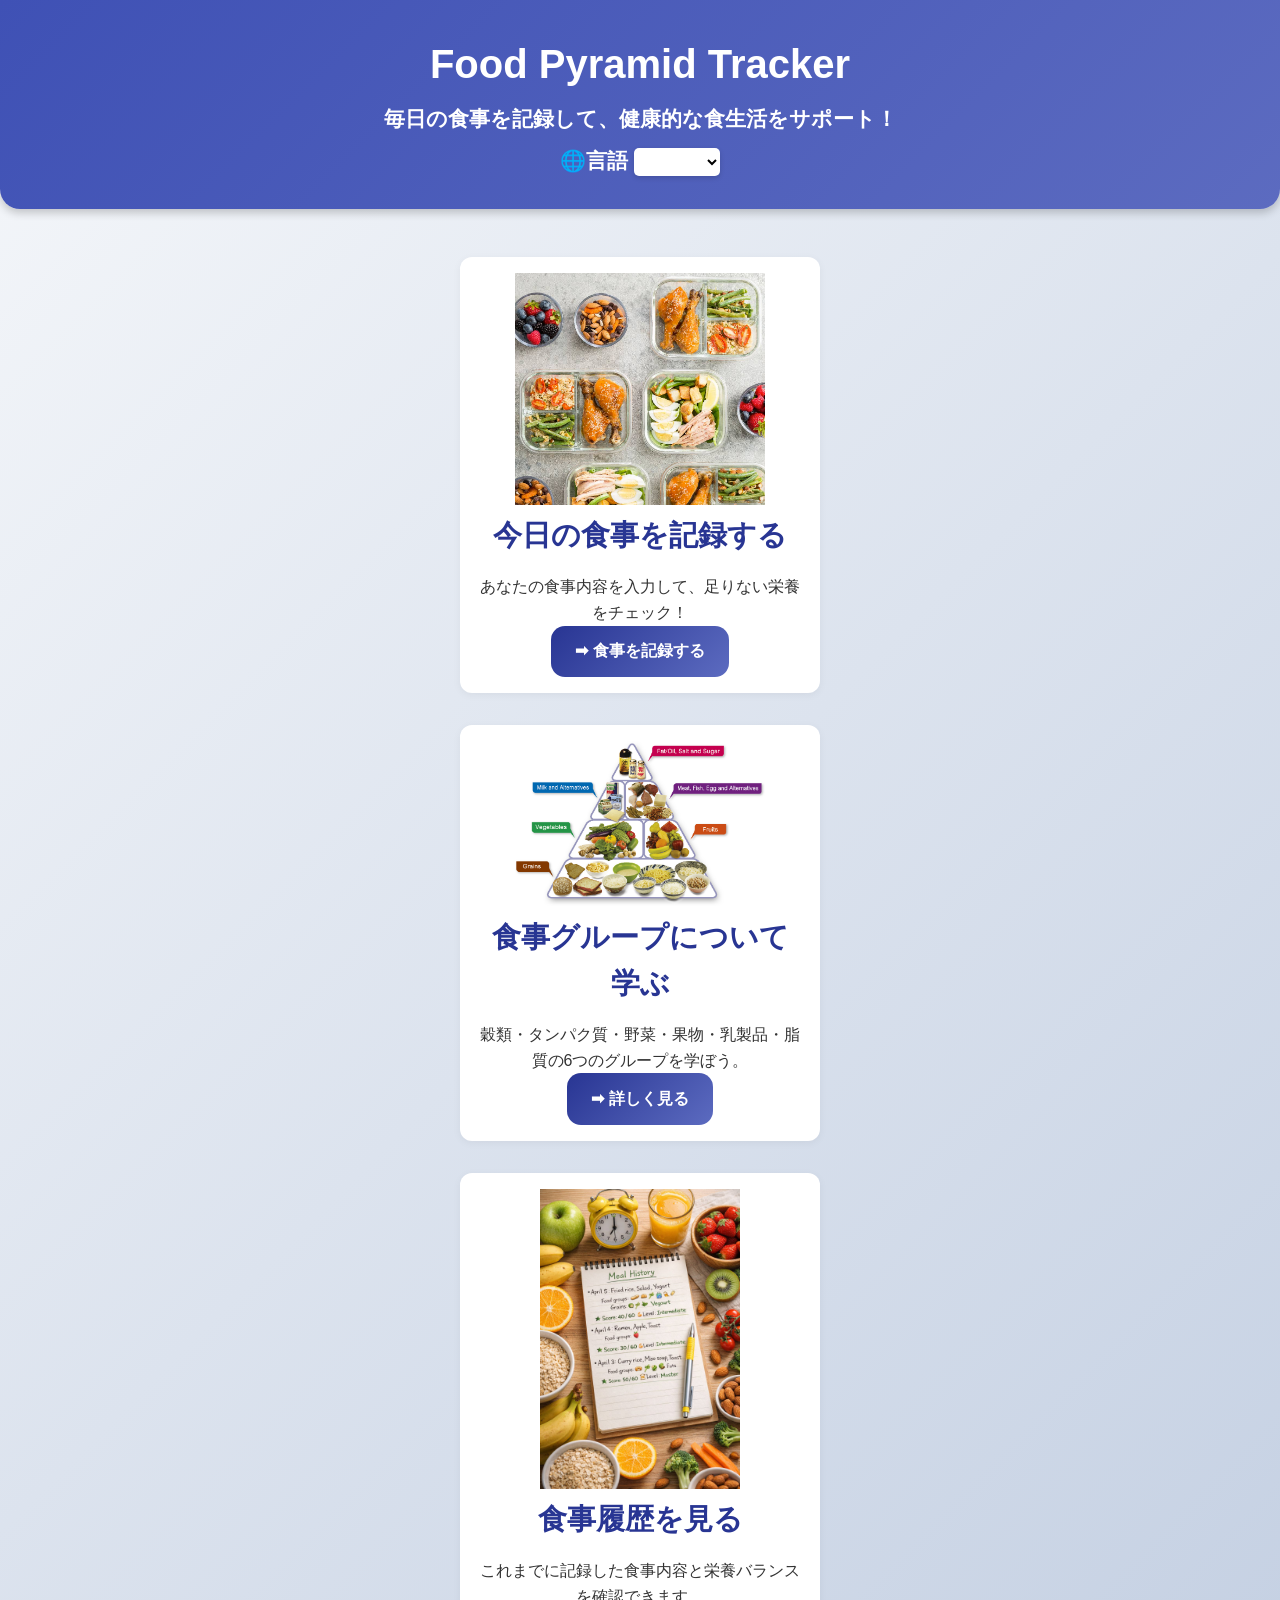
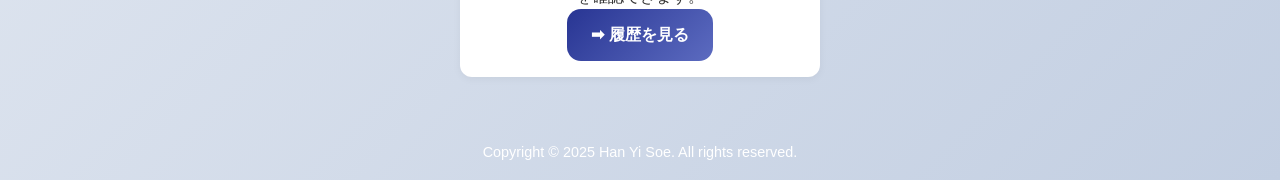
<file: ITproject/index.html>
<!DOCTYPE html>
<html lang="jp">

<head>
    <meta charset="UTF-8">
    <meta name="viewport" content="width=device-width, initial-scale=1.0">
    <title>Food Pyramid Tracker - Main Page</title>
    <link rel="stylesheet" href="project.css">
</head>

<body data-page="main">
    <header>
        <h1 id="mainTitle">Food Pyramid Tracker</h1>
        <p id="mainSubtitle">毎日の食事を記録して、健康的な食生活をサポート！</p>
        <nav class="lang-switch">
            <label for="langSelect" id="langLabel">🌐言語</label>
            <select id="langSelect">
                <option value="jp">日本語</option>
                <option value="en">English</option>
                <option value="mm">မြန်မာ</option>
            </select>
        </nav>
    </header>

    <main>
        <section class="card main-card">
            <img src="img/photo-chicken_horizontal.jpg" alt="Healthy Meal" class="main-img" width="250">
            <h2 id="recordTitle">今日の食事を記録する</h2>
            <p id="recordDesc">あなたの食事内容を入力して、足りない栄養をチェック！</p>
            <a href="food.html" id="recordBtn" class="main-btn">➡ 食事を記録する</a>
        </section>

        <section class="card main-card">
            <img src="img/adult_eng.jpg" alt="Food Groups" class="main-img" width="250">
            <h2 id="learnTitle">食事グループについて学ぶ</h2>
            <p id="learnDesc">穀類・タンパク質・野菜・果物・乳製品・脂質の6つのグループを学ぼう。</p>
            <a href="groups.html" id="learnBtn" class="main-btn">➡ 詳しく見る</a>
        </section>

        <section class="card main-card">
            <img src="img/meal history.jpg" alt="Meal History" class="main-img" width="200">
            <h2 id="historyTitle">食事履歴を見る</h2>
            <p id="historyDesc">
                これまでに記録した食事内容と栄養バランスを確認できます。
            </p>
            <a href="history.html" id="historyBtn" class="main-btn">➡ 履歴を見る</a>
        </section>
    </main>

    <footer>
        <p>Copyright &copy; 2025 Han Yi Soe. All rights reserved.</p>
    </footer>

    <script src="project.js"></script>


</body>

</html>
</file>
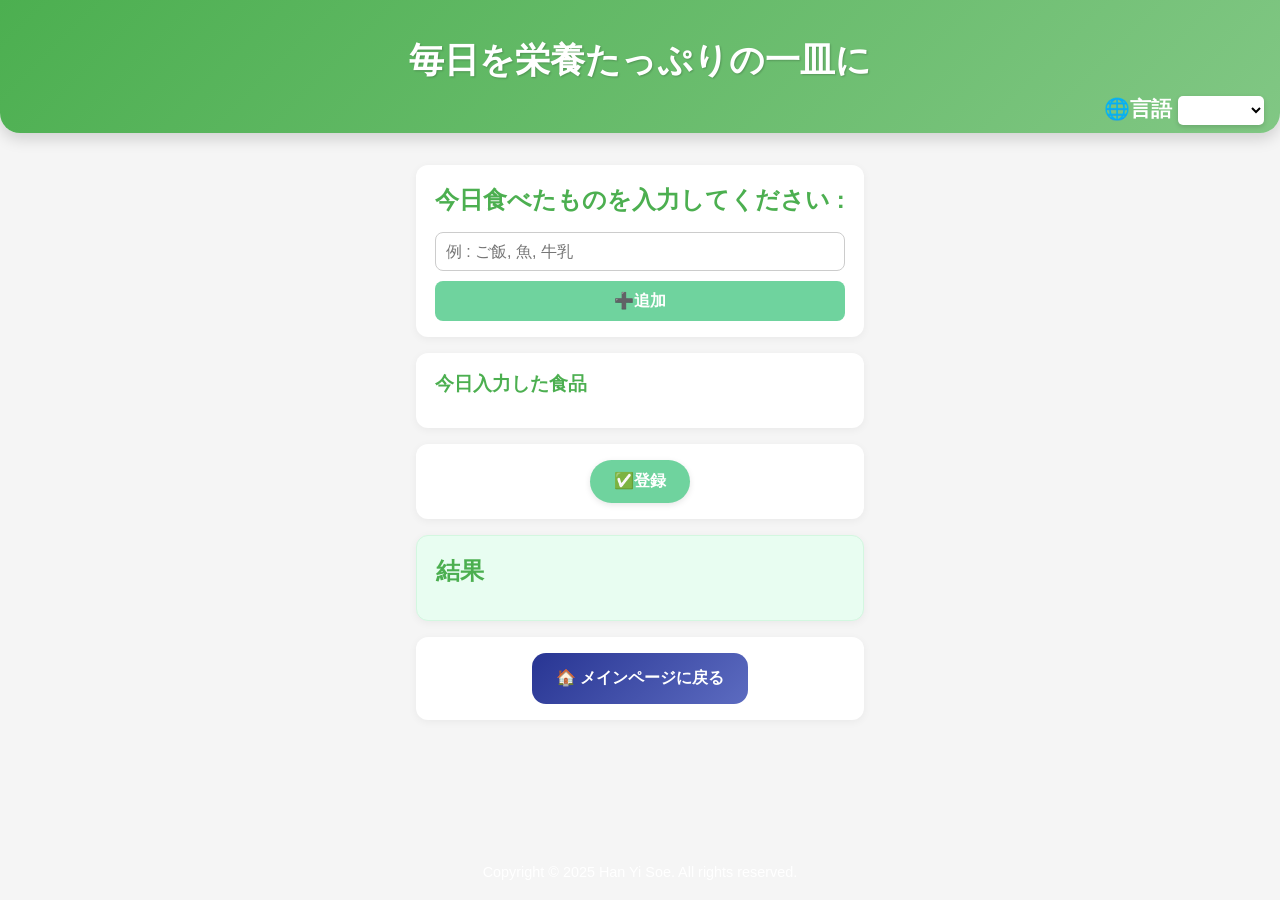
<file: ITproject/food.html>
<!DOCTYPE html>
<html lang="jp">

<head>
    <meta charset="UTF-8">
    <meta name="viewport" content="width=device-width, initial-scale=1.0">
    <title>Food Pyramid Tracker - Food</title>
    <link rel="stylesheet" href="project.css">
</head>

<body data-page="food">
    <header>
        <h1 id="title">毎日を栄養たっぷりの一皿に</h1>
        <nav class="lang-switch">
            <label for="langSelect" id="langLabel">🌐言語</label>
            <select id="langSelect">
                <option value="jp">日本語</option>
                <option value="en">English</option>
                <option value="mm">မြန်မာ</option>
            </select>
        </nav>
    </header>

    <main>
        <section class="card">
            <h2 id="inputTitle">今日食べたものを入力してください :</h2>
            <div class="input-group">
                <input type="text" id="foodInput" placeholder="例 : ご飯, 魚, 牛乳" />
                <button id="addBtn">➕追加</button>
            </div>
        </section>

        <section class="card">
            <h3 id="listTitle">今日入力した食品</h3>
            <ul id="foodList" class="food-list"></ul>
        </section>

        <section class="card center">
            <button id="submitBtn" class="submit-btn">✅登録</button>
        </section>

        <section class="card result">
            <h2 id="resultTitle">結果</h2>
            <div id="resultArea"></div>
        </section>

        <section class="card center">
            <a href="index.html" class="main-btn">🏠 メインページに戻る</a>
        </section>
    </main>

    <footer>
        <p>Copyright &copy; 2025 Han Yi Soe. All rights reserved.</p>
    </footer>

    <script src="project.js"></script>
</body>

</html>
</file>
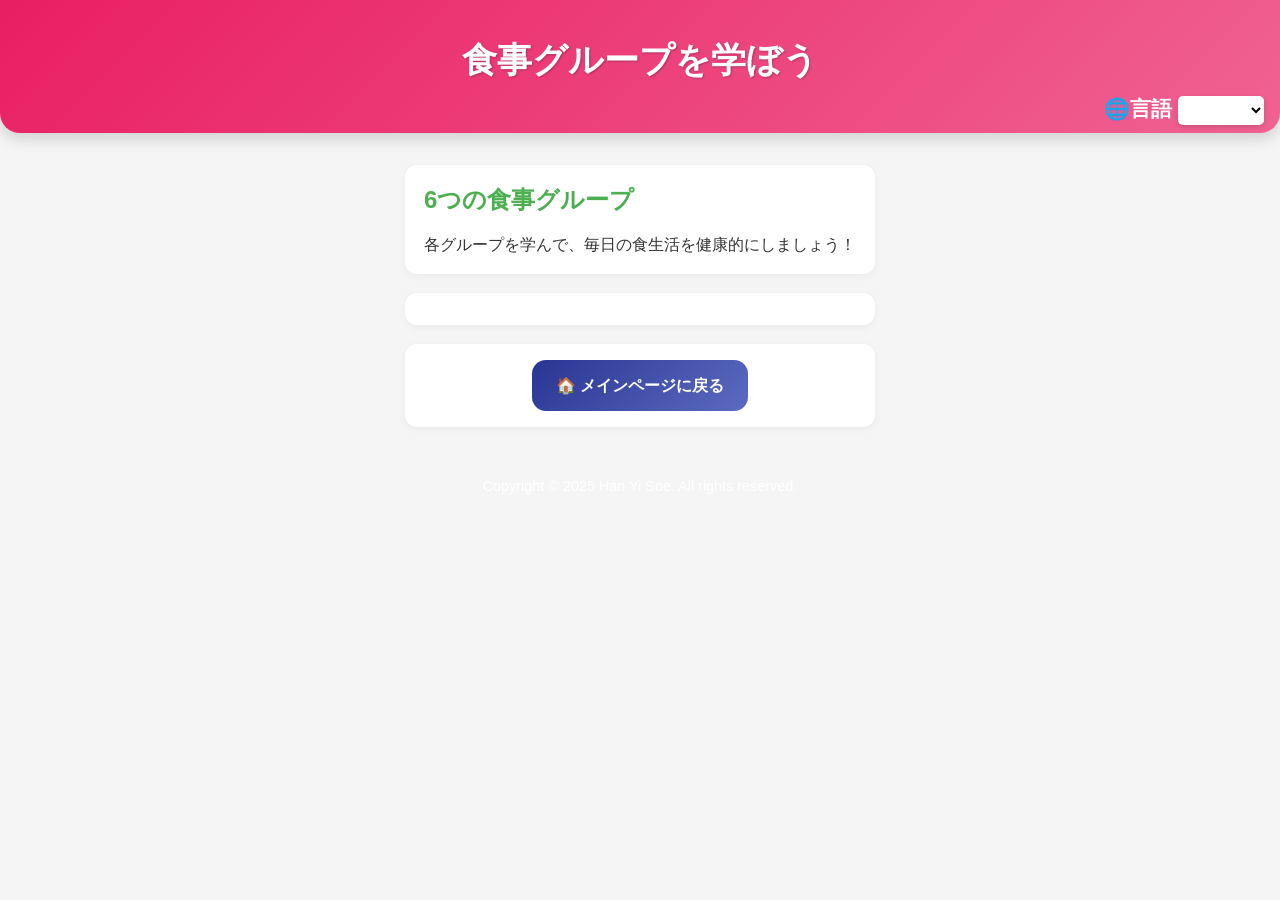
<file: ITproject/groups.html>
<!DOCTYPE html>
<html lang="jp">

<head>
    <meta charset="UTF-8">
    <meta name="viewport" content="width=device-width, initial-scale=1.0">
    <title>食事グループを学ぶ</title>
    <link rel="stylesheet" href="project.css">
</head>

<body data-page="groups">
    <header>
        <h1 id="groupsTitle">食事グループを学ぼう</h1>
        <nav class="lang-switch">
            <label for="langSelect" id="langLabel">🌐言語</label>
            <select id="langSelect">
                <option value="jp">日本語</option>
                <option value="en">English</option>
                <option value="mm">မြန်မာ</option>
            </select>
        </nav>
    </header>

    <main>
        <section class="card">
            <h2 id="groupsIntroTitle">6つの食事グループ</h2>
            <p id="groupsIntro">各グループを学んで、毎日の食生活を健康的にしましょう！</p>
        </section>

        <section class="food-groups card">
            <!-- JS でグループ情報を挿入 -->
        </section>

        <section class="card center">
            <a href="index.html" class="main-btn">🏠 メインページに戻る</a>
        </section>
    </main>

    <footer>
        <p>Copyright &copy; 2025 Han Yi Soe. All rights reserved.</p>
    </footer>

    <script src="project.js"></script>
</body>

</html>
</file>
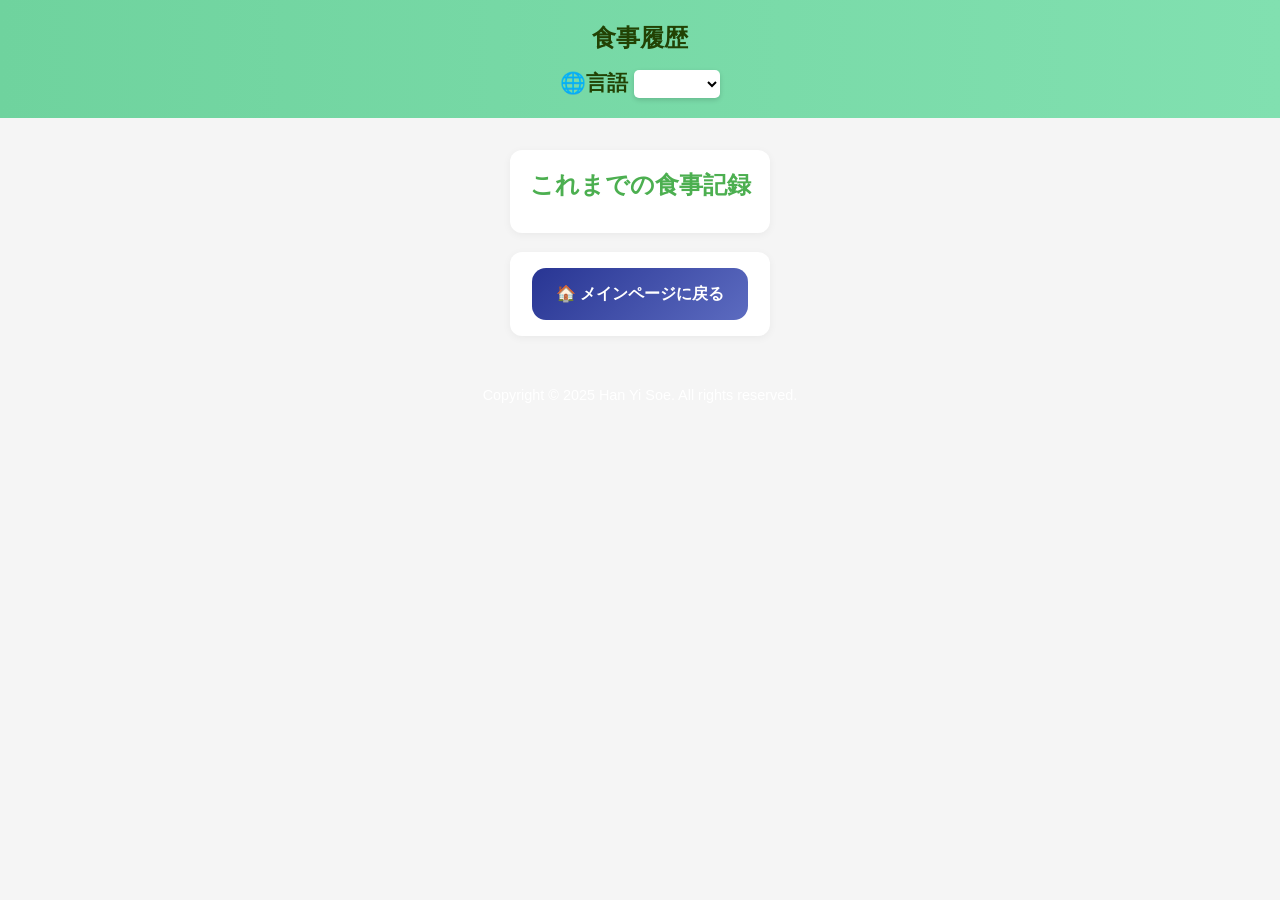
<file: ITproject/history.html>
<!DOCTYPE html>
<html lang="jp">
<head>
    <meta charset="UTF-8">
    <meta name="viewport" content="width=device-width, initial-scale=1.0">
    <title>食事履歴</title>
    <link rel="stylesheet" href="project.css">
</head>

<body data-page="history">
    <header>
        <h1 id="historyTitle">食事履歴</h1>
        <nav class="lang-switch">
            <label for="langSelect">🌐言語</label>
            <select id="langSelect">
                <option value="jp">日本語</option>
                <option value="en">English</option>
                <option value="mm">မြန်မာ</option>
            </select>
        </nav>
    </header>

    <main>
        <section class="card">
            <h2 id="historyIntro">これまでの食事記録</h2>
            <div id="historyArea"></div>
        </section>

        <section class="card center">
            <a href="index.html" class="main-btn">🏠 メインページに戻る</a>
        </section>
    </main>

    <footer>
        <p>Copyright &copy; 2025 Han Yi Soe. All rights reserved.</p>
    </footer>

    <script src="project.js"></script>
</body>
</html>
</file>
<file: ITproject/project.css>
* {
    margin: 0;
    padding: 0;
    box-sizing: border-box;
    font-family: 'Segoe UI', 'Helvetica Neue', sans-serif;
}

body {
    min-height: 100vh;
    display: flex;
    flex-direction: column;
    line-height: 1.6;
}

footer {
    color: white;
    text-align: center;
    padding: 1rem 0;
    font-size: 0.9rem;
}

.lang-switch select,
.lang-switch-bottom select {
    padding: 0.4rem 0.8rem;     
    font-size: 0.95rem;           
    border-radius: 10px;
    border: none;
    cursor: pointer;
    box-shadow: 0 2px 5px rgba(0, 0, 0, 0.15);
    background-color: white;
    transition: 0.2s;
}

.lang-switch select:hover,
.lang-switch-bottom select:hover {
    background-color: #f0f0f0;
}

.lang-switch-bottom {
    position: fixed;
    bottom: 1.5rem;
    left: 50%;
    transform: translateX(-50%);
    text-align: center;
    z-index: 100;
}

body[data-page="food"] header .lang-switch,
body[data-page="groups"] header .lang-switch {
    position: absolute;
    bottom: 0.5rem;
    right: 1rem;
}


body[data-page="main"] {
    background: linear-gradient(135deg, #f5f7fa, #c3cfe2);
    color: #333;
    display: flex;
    flex-direction: column;
    min-height: 100vh;
}

body[data-page="main"] header {
    text-align: center;
    padding: 2rem 1rem;
    background: linear-gradient(135deg, #3f51b5, #5c6bc0);
    color: white;
    border-bottom-left-radius: 20px;
    border-bottom-right-radius: 20px;
    box-shadow: 0 4px 8px rgba(0, 0, 0, 0.2);
}

body[data-page="main"] header h1 {
    font-size: 2.5rem;
}

body[data-page="main"] main {
    flex: 1;
    display: flex;
    flex-direction: column;
    align-items: center;
    justify-content: center;
    gap: 2rem;
    padding: 1rem;
}

.main-card {
    background: white;
    border-radius: 20px;
    padding: 2rem;
    width: 90%;
    max-width: 400px;
    text-align: center;
    box-shadow: 0 8px 20px rgba(0, 0, 0, 0.15);
    transition: transform 0.3s, box-shadow 0.3s;
}

.main-card:hover {
    transform: translateY(-6px);
    box-shadow: 0 12px 24px rgba(0, 0, 0, 0.2);
}

.main-card h2 {
    font-size: 1.8rem;
    color: #283593;
    margin-bottom: 1rem;
}

.main-btn {
    display: inline-block;
    background: linear-gradient(135deg, #283593, #5c6bc0);
    color: white;
    padding: 0.8rem 1.5rem;
    border-radius: 14px;
    font-weight: bold;
    text-decoration: none;
    transition: 0.3s;
}

.main-btn:hover {
    transform: translateY(-2px);
    background: linear-gradient(135deg, #1a237e, #3949ab);
}

footer[data-page="main"] {
    background: #3f51b5;
    border-top-left-radius: 20px;
    border-top-right-radius: 20px;
}

body[data-page="food"] main {
    flex: 1;
    display: flex;
    flex-direction: column;
    justify-content: flex-start;
    gap: 1rem;
    max-width: 90%;
    margin: 2rem auto;
}

.input-group {
    display: flex;
    gap: 0.5rem;
    width: 100%;
}

* {
  margin: 0;
  padding: 0;
  box-sizing: border-box;
}

body {
  font-family: "Noto Sans JP", "Myanmar Text", sans-serif;
  background:whitesmoke ;
  color: #333;
  line-height: 1.6;
}

header {
  background: linear-gradient(90deg, #6fd39e, #81e0b0);
  color: rgb(34, 66, 4);
  text-align: center;
  padding: 1.2rem 0;
  font-size: 1.3rem;
  font-weight: bold;
}

header h1 {
  font-size: 1.5rem;
  margin-bottom: 0.4rem;
}

.lang-switch {
  margin-top: 0.5rem;
}

.lang-switch select {
  padding: 0.3rem 0.5rem;
  border: none;
  border-radius: 5px;
  cursor: pointer;
}

main {
  max-width: 600px;
  margin: 2rem auto;
  display: flex;
  flex-direction: column;
  gap: 1.2rem;
}

.card {
  background: white;
  border-radius: 12px;
  padding: 1rem 1.2rem;
  box-shadow: 0 2px 8px rgba(0, 0, 0, 0.05);
}

input[type="text"] {
  width: 70%;
  padding: 0.6rem;
  border: 1px solid #ccc;
  border-radius: 8px;
  padding-bottom: 0.1rem;

}

button{
    padding: 0.6rem 1rem;
    border: none;
    border-radius: 8px;
    cursor: pointer;
    transition: 0.2s;
}

h2, h3 {
  color: #4caf50;
  margin-bottom: 0.8rem;
}

.input-group {
  display: flex;
  flex-direction: column;
  gap: 0.6rem;
}

#foodInput {
  width: 100%;
  padding: 0.6rem;
  border: 1px solid #ccc;
  border-radius: 8px;
  font-size: 1rem;
}

#addBtn {
  background: #6fd39e;
  color: white;
  font-weight: bold;
  font-size: 1rem;
  }

#addBtn:hover {
  background: #56b781;
}

.food-list {
  list-style: none;
  margin-top: 0.5rem;
}

.food-list li {
  background: #f0fcf4;
  border-left: 4px solid #6fd39e;
  border-radius: 6px;
  padding: 0.5rem 0.8rem;
  margin-bottom: 0.4rem;
  display: flex;
  justify-content: space-between;
  align-content: center;
}

.center {
  text-align: center;
}

#submitBtn {
  background: #6fd39e;
  color: white;
  font-weight: bold;
  display: block;
  margin: 0 auto;
  box-shadow: 0 2px 6px rgba(0, 0, 0, 0.1);
  border-radius: 30px;
  padding: 0.7rem 1.5rem;
  transition: 0.2s;
  border: none;
  font-size: 1rem;
}

#submitBtn:hover {
  background: #59b785;
  transform: scale(1.03);
}

.result {
  background: #e8fdf1;
  border: 1px solid #d3f7e0;
}

.result p {
  font-size: 1rem;
  color: #333;
  margin-left: 0.5rem;
  column-gap: 0.5;
}

footer[data-page="food"] {
    background: #4caf50;
    border-top-left-radius: 20px;
    border-top-right-radius: 20px;
}

body[data-page="groups"] .food-groups {
    display: grid;
    grid-template-columns: repeat(auto-fit, minmax(250px, 1fr));
    gap: 1.5rem;
    padding: 1rem;
}

body[data-page="groups"] .group-card {
    background: linear-gradient(145deg, #fce4ec, #f8bbd0);
    border-radius: 20px;
    text-align: center;
    padding: 1.5rem;
    position: relative;
    transition: transform 0.3s, box-shadow 0.3s;
    font-size: 1.05rem;
}

body[data-page="groups"] .group-card::before {
    font-size: 4rem;
    top: -10px;
    right: 10px;
    opacity: 0.08;
}

body[data-page="groups"] .group-card:hover {
    transform: translateY(-5px) scale(1.05);
    box-shadow: 0 12px 24px rgba(0, 0, 0, 0.2);
}

body[data-page="groups"] .group-card h3 {
    margin-bottom: 0.8rem;
}

body[data-page="groups"] .group-card p {
    font-size: 1rem;
}

footer[data-page="groups"] {
    background: #e91e63;
    border-top-left-radius: 20px;
    border-top-right-radius: 20px;
}

@media (max-width: 600px) {
    .input-group {
        flex-direction: column;
    }

    #addBtn,
    #submitBtn,
    #backBtn {
        width: 100%;
    }

    body[data-page="groups"] .food-groups {
        grid-template-columns: 1fr;
    }

    body[data-page="food"] header .lang-switch,
    body[data-page="groups"] header .lang-switch {
        position: relative;
        bottom: auto;
        right: auto;
        margin-top: 0.5rem;
        text-align: left;
    }
}


body[data-page="food"] header {
    background: linear-gradient(135deg, #4caf50, #81c784);
    color: white;
    text-align: center;
    padding: 2rem 1rem;
    border-bottom-left-radius: 20px;
    border-bottom-right-radius: 20px;
    box-shadow: 0 6px 15px rgba(0, 0, 0, 0.15);
    position: relative;
}

body[data-page="food"] header h1 {
    font-size: 2.2rem;
    margin-bottom: 0.8rem;
    text-shadow: 1px 1px 2px rgba(0, 0, 0, 0.2);
}

body[data-page="groups"] header {
    background: linear-gradient(135deg, #e91e63, #f06292);
    color: white;
    text-align: center;
    padding: 2rem 1rem;
    border-bottom-left-radius: 20px;
    border-bottom-right-radius: 20px;
    box-shadow: 0 6px 15px rgba(0, 0, 0, 0.15);
    position: relative;
}

body[data-page="groups"] header h1 {
    font-size: 2.2rem;
    margin-bottom: 0.8rem;
    text-shadow: 1px 1px 2px rgba(0, 0, 0, 0.25);
}
</file>
